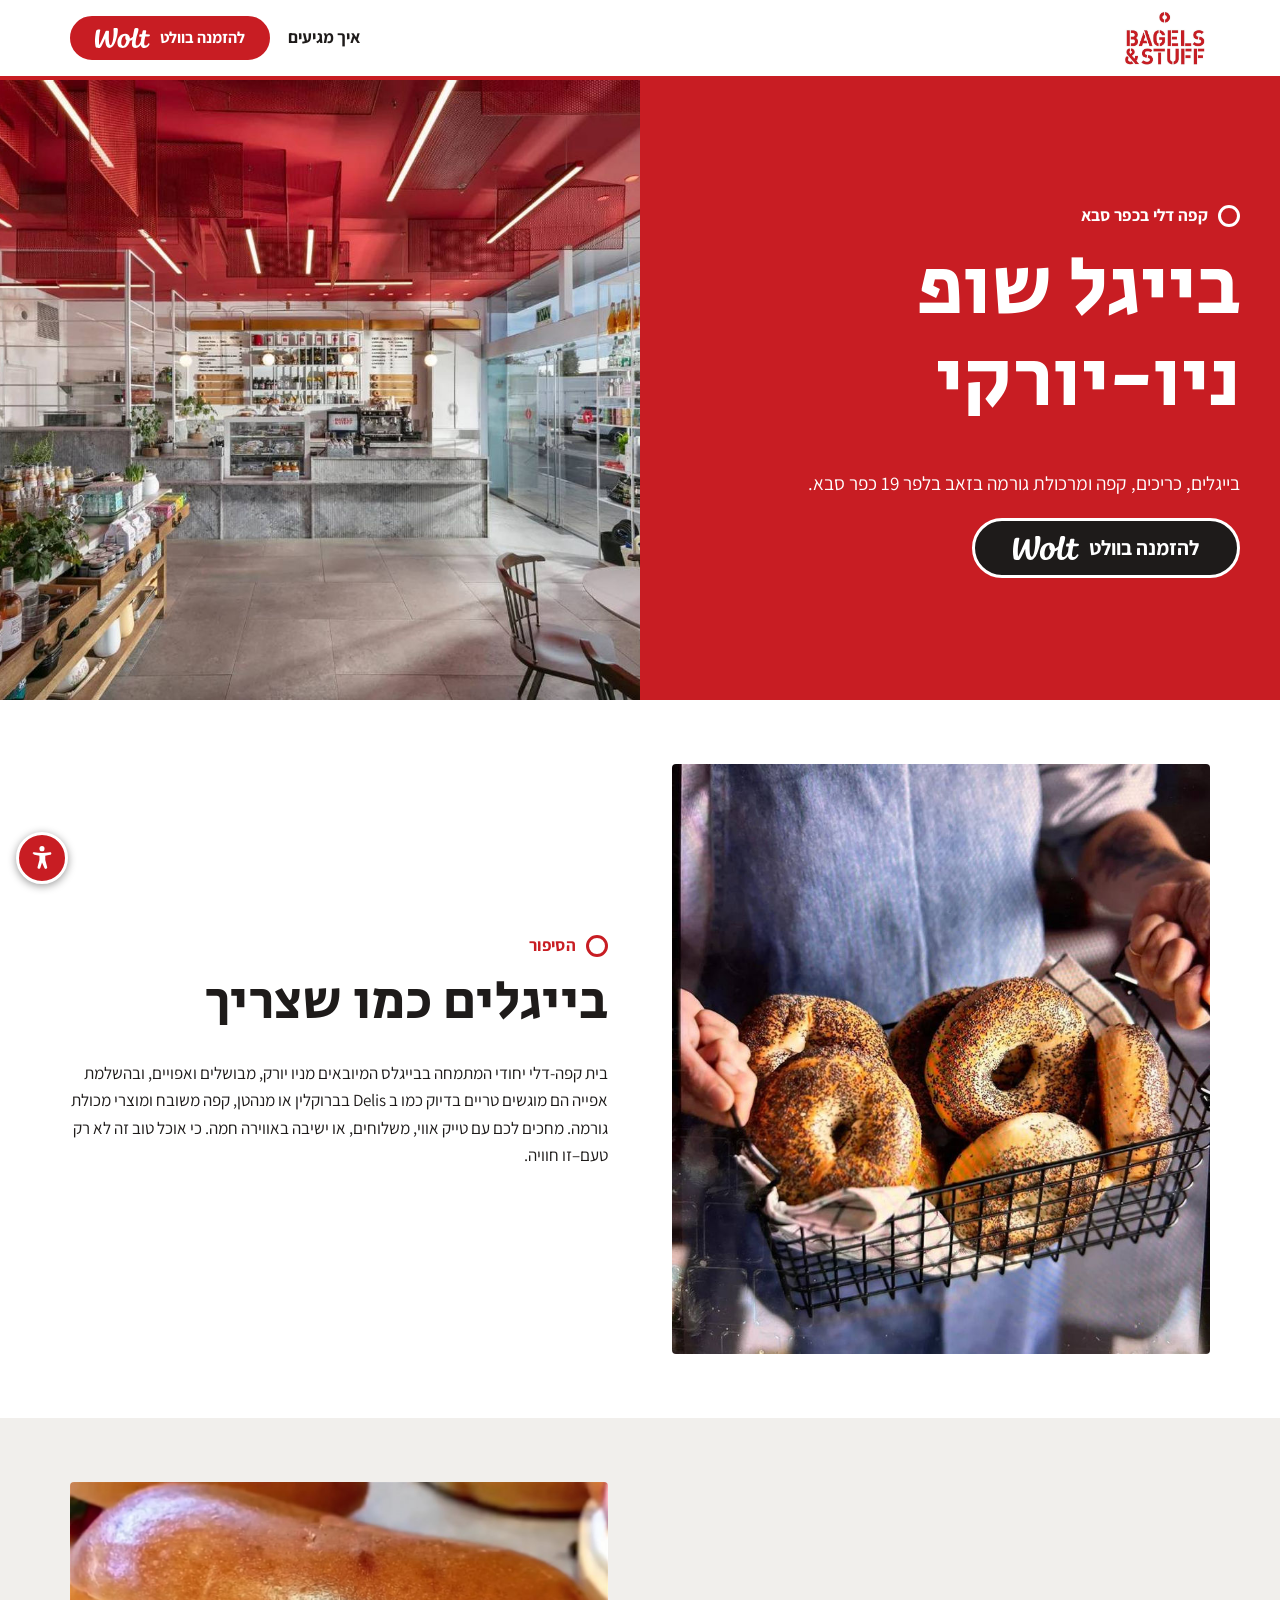
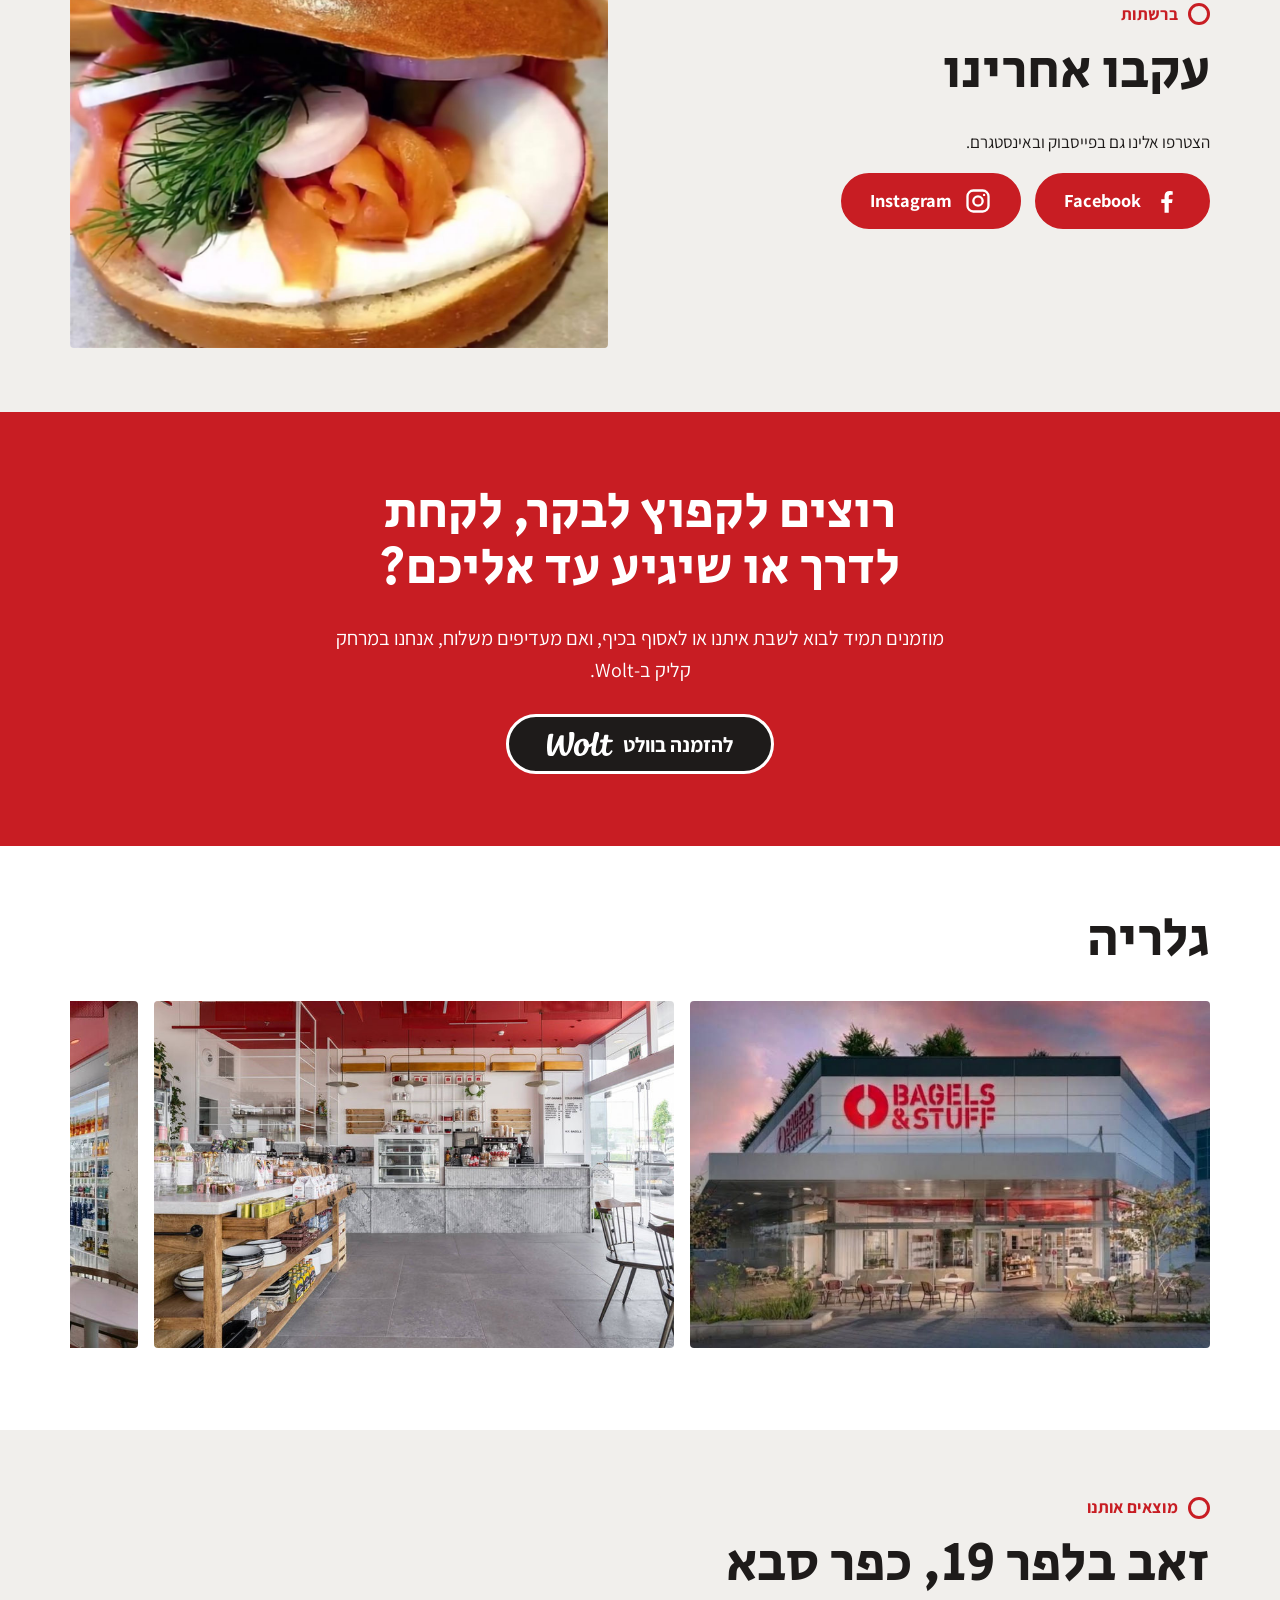
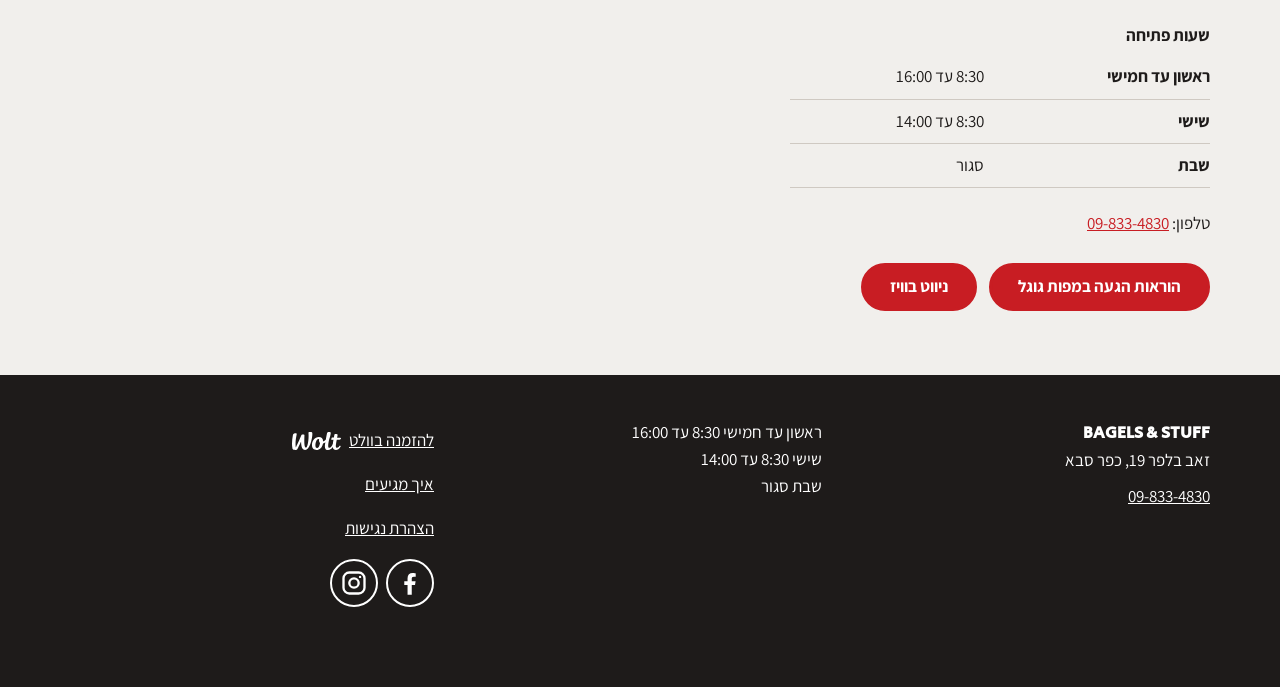
<file: index.html>
<!doctype html>
<html lang="he" dir="rtl">
<head>
  <meta charset="UTF-8" />
  <meta name="viewport" content="width=device-width, initial-scale=1.0" />
  <title>בייגלס אנד סטאף | Bagels & Stuff | בייגל ניו-יורקי אמיתי</title>
  <meta name="description" content="בייגלס אנד סטאף: בתי קפה ודלי בכפר סבא עם בייגלים בסגנון ניו יורק, כריכים ומרכולת גורמה. אפשר להזמין בוולט." />
  <link rel="canonical" href="https://bagelsnstuff.com/" />
  <meta property="og:type" content="website" />
  <meta property="og:locale" content="he_IL" />
  <meta property="og:site_name" content="Bagels & Stuff" />
  <meta property="og:title" content="בייגלס אנד סטאף | Bagels & Stuff | בייגל ניו-יורקי אמיתי" />
  <meta property="og:description" content="בייגלס אנד סטאף: בתי קפה ודלי בכפר סבא עם בייגלים בסגנון ניו יורק, כריכים ומרכולת גורמה. אפשר להזמין בוולט." />
  <meta property="og:url" content="https://bagelsnstuff.com/" />
  <meta property="og:image" content="https://bagelsnstuff.com/images/social-sandwich.jpg" />
  <meta name="twitter:card" content="summary_large_image" />
  <script type="application/ld+json">
  {
    "@context": "https://schema.org",
    "@type": "Restaurant",
    "name": "Bagels & Stuff",
    "alternateName": "בייגלס אנד סטאף",
    "url": "https://bagelsnstuff.com/",
    "image": ["https://bagelsnstuff.com/images/storefront.jpg", "https://bagelsnstuff.com/images/social-sandwich.jpg"],
    "logo": "https://bagelsnstuff.com/images/logo.jpg",
    "description": "בית קפה-דלי בכפר סבא עם בייגלים בסגנון ניו יורק, כריכים, קפה ומרכולת גורמה.",
    "servesCuisine": ["Bagels", "Sandwiches", "Deli"],
    "telephone": "+972-9-833-4830",
    "address": {
      "@type": "PostalAddress",
      "streetAddress": "זאב בלפר 19",
      "addressLocality": "כפר סבא",
      "addressCountry": "IL"
    },
    "geo": { "@type": "GeoCoordinates", "latitude": 32.186804, "longitude": 34.95209 },
    "openingHoursSpecification": [
      { "@type": "OpeningHoursSpecification", "dayOfWeek": ["Sunday", "Monday", "Tuesday", "Wednesday", "Thursday"], "opens": "08:30", "closes": "16:00" },
      { "@type": "OpeningHoursSpecification", "dayOfWeek": "Friday", "opens": "08:30", "closes": "14:00" }
    ],
    "hasMenu": "https://wolt.com/he/isr/hasharon/restaurant/bagels-stuff",
    "sameAs": [
      "https://www.facebook.com/p/BagelsStuff-61573968780798/",
      "https://www.instagram.com/bagelsandstuff/"
    ]
  }
  </script>
  <link rel="icon" href="/favicon.ico" sizes="48x48" />
  <link rel="icon" href="/favicon.png" type="image/png" sizes="192x192" />
  <link rel="apple-touch-icon" href="/apple-touch-icon.png" />
  <link rel="preconnect" href="https://fonts.googleapis.com" />
  <link rel="preconnect" href="https://fonts.gstatic.com" crossorigin />
  <link href="https://fonts.googleapis.com/css2?family=Assistant:wght@400;700&family=Secular+One&display=swap" rel="stylesheet" />
  <link rel="stylesheet" href="css/style.css" />
</head>
<body>
  <a class="skip" href="#main">דילוג לתוכן</a>
  <header class="site">
    <div class="wrap">
      <a class="logo" href="/"><img src="images/logo.jpg" alt="Bagels & Stuff" width="89" height="60" /></a>
      <nav class="main" aria-label="ניווט ראשי">
        <a class="find-link" href="/#find-us">איך מגיעים</a>
        <a class="btn wolt-btn" href="https://wolt.com/he/isr/hasharon/restaurant/bagels-stuff?srsltid=AYCX9vJbxuy0g0AAinMG0zF_JC5SHI1Tomp0-dw63KKNC0DbMYgT1cc4" target="_blank" rel="noopener noreferrer">להזמנה בוולט<img class="wolt-logo" src="images/wolt-logo.svg" alt="" aria-hidden="true" /><span class="sr"> (נפתח בלשונית חדשה)</span></a>
      </nav>
    </div>
  </header>
  <main id="main">
  <section class="hero" style="padding:0">
    <div class="hero-text"><div class="in">
      <span class="eyebrow">קפה דלי בכפר סבא</span>
      <h1>בייגל שופ <span style="white-space:nowrap">ניו-יורקי</span></h1>
      <p>בייגלים, כריכים, קפה ומרכולת גורמה בזאב בלפר 19 כפר סבא.</p>
      <a class="btn wolt-dark big" href="https://wolt.com/he/isr/hasharon/restaurant/bagels-stuff?srsltid=AYCX9vJbxuy0g0AAinMG0zF_JC5SHI1Tomp0-dw63KKNC0DbMYgT1cc4" target="_blank" rel="noopener noreferrer">להזמנה בוולט<img class="wolt-logo" src="images/wolt-logo.svg" alt="" aria-hidden="true" /><span class="sr"> (נפתח בלשונית חדשה)</span></a>
    </div></div>
    <div class="hero-img"><img src="images/hero-ceiling.jpg" alt="החלל של Bagels & Stuff עם תקרה אדומה מרשת, דלפק אבן אפורה ומדפי מרכולת" width="1100" height="900" fetchpriority="high" /></div>
  </section>

  <section>
    <div class="wrap split">
      <img style="--ar:800/877" src="images/story-apron.jpg" alt="אדם בסינר ג'ינס מחזיק סלסלה עם בייגלים עם פרג" width="800" height="877" loading="lazy" />
      <div>
        <span class="eyebrow" style="color:var(--red)">הסיפור</span>
        <h2>בייגלים כמו שצריך</h2>
        <p>בית קפה-דלי יחודי המתמחה בבייגלס המיובאים מניו יורק, מבושלים ואפויים, ובהשלמת אפייה הם מוגשים טריים בדיוק כמו ב <span lang="en" dir="ltr">Delis</span> בברוקלין או מנהטן, קפה משובח ומוצרי מכולת גורמה. מחכים לכם עם טייק אווי, משלוחים, או ישיבה באווירה חמה. כי אוכל טוב זה לא רק טעם–זו חוויה.</p>
      </div>
    </div>
  </section>

  <section class="stone">
    <div class="wrap split">
      <div>
        <span class="eyebrow" style="color:var(--red)">ברשתות</span>
        <h2>עקבו אחרינו</h2>
        <p>הצטרפו אלינו גם בפייסבוק ובאינסטגרם.</p>
        <div class="social-cards">
          <a class="social-card" href="https://www.facebook.com/p/BagelsStuff-61573968780798/" target="_blank" rel="noopener noreferrer"><svg viewBox="0 0 24 24" width="28" height="28" fill="currentColor" aria-hidden="true" focusable="false"><path d="M13.5 22v-8.2h2.8l.5-3.3h-3.3V8.4c0-.9.4-1.7 1.8-1.7h1.6V3.8S15.6 3.5 14.3 3.5c-2.7 0-4.4 1.6-4.4 4.5v2.5H7.1v3.3h2.8V22z"/></svg><span lang="en" dir="ltr">Facebook</span><span class="sr"> של <span lang="en" dir="ltr">Bagels & Stuff</span> (נפתח בלשונית חדשה)</span></a>
          <a class="social-card" href="https://www.instagram.com/bagelsandstuff/" target="_blank" rel="noopener noreferrer"><svg viewBox="0 0 24 24" width="28" height="28" fill="none" stroke="currentColor" stroke-width="2" aria-hidden="true" focusable="false"><rect x="3" y="3" width="18" height="18" rx="5"/><circle cx="12" cy="12" r="4"/><circle cx="17.2" cy="6.8" r="1" fill="currentColor" stroke="none"/></svg><span lang="en" dir="ltr">Instagram</span><span class="sr"> של <span lang="en" dir="ltr">Bagels & Stuff</span> (נפתח בלשונית חדשה)</span></a>
        </div>
      </div>
      <img style="--ar:1200/1040" src="images/social-salmon-bagel.jpg" alt="בייגל עם גבינת שמנת, סלמון מעושן, צנונית, בצל סגול ושמיר" width="1200" height="1040" loading="lazy" />
    </div>
  </section>

  <section class="red order" aria-labelledby="order-h">
    <div class="wrap">
      <h2 id="order-h">רוצים לקפוץ לבקר, לקחת לדרך או שיגיע עד אליכם?</h2>
      <p>מוזמנים תמיד לבוא לשבת איתנו או לאסוף בכיף, ואם מעדיפים משלוח, אנחנו במרחק קליק ב-<span lang="en" dir="ltr">Wolt</span>.</p>
      <a class="btn wolt-dark big" href="https://wolt.com/he/isr/hasharon/restaurant/bagels-stuff?srsltid=AYCX9vJbxuy0g0AAinMG0zF_JC5SHI1Tomp0-dw63KKNC0DbMYgT1cc4" target="_blank" rel="noopener noreferrer">להזמנה בוולט<img class="wolt-logo" src="images/wolt-logo.svg" alt="" aria-hidden="true" /><span class="sr"> (נפתח בלשונית חדשה)</span></a>
    </div>
  </section>

  <section>
    <div class="wrap">
      <h2>גלריה</h2>
      <div class="gallery" role="region" aria-label="גלריית תמונות, אפשר לגלול הצידה" tabindex="0">
        <figure><img src="images/gallery-storefront-dusk.jpg" alt="חזית Bagels & Stuff בשעת שקיעה, עם שלט אדום מואר, פינת ישיבה בחוץ וחלל המרכולת בפנים" width="912" height="608" loading="lazy" /></figure>
        <figure><img src="images/gallery-shop.jpg" alt="הדלפק, מדף העץ עם מוצרי מרכולת ותקרה אדומה" width="800" height="540" loading="lazy" /></figure>
        <figure><img src="images/gallery-ceiling.jpg" alt="רחבת הישיבה מול דלפק האבן, תחת תקרת רשת אדומה" width="800" height="540" loading="lazy" /></figure>
        <figure><img src="images/gallery-sandwich.jpg" alt="שני כריכים בסלסלה אדומה" width="800" height="540" loading="lazy" /></figure>
        <figure><img src="images/gallery-apron.jpg" alt="סלסלת בייגלים עם פרג" width="800" height="540" loading="lazy" /></figure>
        <figure><img src="images/gallery-croissant.jpg" alt="קרואסון על נייר אפייה עם הלוגו של Bagels & Stuff, לצד כוס קפה לאטה" width="1000" height="667" loading="lazy" /></figure>
        <figure><img src="images/gallery-pain-au-chocolat.jpg" alt="פן או שוקולד על נייר אפייה עם הלוגו של Bagels & Stuff, לצד כוס קפה לאטה" width="1000" height="667" loading="lazy" /></figure>
        <figure><img src="images/gallery-pastry-tray.jpg" alt="מגש עם קרואסונים, חלקם עם שקדים, מוכנים לאפייה" width="1000" height="667" loading="lazy" /></figure>
        <figure><img src="images/gallery-pastry-board.jpg" alt="קרואסונים, פן או רזן ופן או שוקולד על קרש עץ" width="1000" height="667" loading="lazy" /></figure>
        <figure><img src="images/gallery-baguettes.jpg" alt="אריזת שש בגטים צרפתיים קפואים, אפויים חלקית" width="1000" height="667" loading="lazy" /></figure>
        <figure><img src="images/gallery-filo.jpg" alt="אריזת דפי בצק פילו איכותיים, 450 גרם" width="1000" height="667" loading="lazy" /></figure>
      </div>
    </div>
  </section>

  <section class="stone" id="find-us" aria-labelledby="find-us-h">
    <div class="wrap info">
      <div>
        <span class="eyebrow" style="color:var(--red)">מוצאים אותנו</span>
        <h2 id="find-us-h" tabindex="-1">זאב בלפר 19, כפר סבא</h2>
        <table class="hours"><caption style="text-align:start;font-weight:700;padding-bottom:6px">שעות פתיחה</caption>
        <tbody>
        <tr><th scope="row">ראשון עד חמישי</th><td>8:30 עד 16:00</td></tr>
        <tr><th scope="row">שישי</th><td>8:30 עד 14:00</td></tr>
        <tr><th scope="row">שבת</th><td>סגור</td></tr></tbody></table>
        <p style="margin-top:14px">טלפון: <a href="tel:+97298334830" dir="ltr">09-833-4830</a></p>
        <div class="btn-row">
          <a class="btn" href="https://maps.app.goo.gl/VRHsjM7MZa8qWtAw6" target="_blank" rel="noopener noreferrer">הוראות הגעה במפות גוגל <span class="sr">(נפתח בלשונית חדשה)</span></a>
          <a class="btn" href="https://waze.com/ul?ll=32.186804%2C34.95209&navigate=yes" target="_blank" rel="noopener noreferrer">ניווט בוויז <span class="sr">(נפתח בלשונית חדשה)</span></a>
        </div>
      </div>
      <iframe tabindex="-1" class="map" title="מפת Google: Bagels & Stuff, זאב בלפר 19, כפר סבא" src="https://www.google.com/maps?q=Bagels%20%26%20Stuff%2C%20%D7%96%D7%90%D7%91%20%D7%91%D7%9C%D7%A4%D7%A8%2019%2C%20%D7%9B%D7%A4%D7%A8%20%D7%A1%D7%91%D7%90&hl=he&z=17&output=embed" loading="lazy" referrerpolicy="no-referrer-when-downgrade"></iframe>
    </div>
  </section>
  </main>
  <footer class="site">
    <div class="wrap cols">
      <div><strong lang="en" style="font-family:'Secular One'">BAGELS &amp; STUFF</strong><br/>זאב בלפר 19, כפר סבא<br/><a href="tel:+97298334830" dir="ltr">09-833-4830</a></div>
      <div>ראשון עד חמישי 8:30 עד 16:00<br/>שישי 8:30 עד 14:00<br/>שבת סגור</div>
      <div><a href="https://wolt.com/he/isr/hasharon/restaurant/bagels-stuff?srsltid=AYCX9vJbxuy0g0AAinMG0zF_JC5SHI1Tomp0-dw63KKNC0DbMYgT1cc4" target="_blank" rel="noopener noreferrer">להזמנה בוולט<img class="wolt-logo" src="images/wolt-logo.svg" alt="" aria-hidden="true" /><span class="sr"> (נפתח בלשונית חדשה)</span></a><br/><a href="#find-us">איך מגיעים</a><br/><a href="accessibility.html">הצהרת נגישות</a>
        <div class="social-links"><a href="https://www.facebook.com/p/BagelsStuff-61573968780798/" target="_blank" rel="noopener noreferrer" aria-label="פייסבוק של Bagels & Stuff (נפתח בלשונית חדשה)"><svg viewBox="0 0 24 24" width="28" height="28" fill="currentColor" aria-hidden="true" focusable="false"><path d="M13.5 22v-8.2h2.8l.5-3.3h-3.3V8.4c0-.9.4-1.7 1.8-1.7h1.6V3.8S15.6 3.5 14.3 3.5c-2.7 0-4.4 1.6-4.4 4.5v2.5H7.1v3.3h2.8V22z"/></svg></a><a href="https://www.instagram.com/bagelsandstuff/" target="_blank" rel="noopener noreferrer" aria-label="אינסטגרם של Bagels & Stuff (נפתח בלשונית חדשה)"><svg viewBox="0 0 24 24" width="28" height="28" fill="none" stroke="currentColor" stroke-width="2" aria-hidden="true" focusable="false"><rect x="3" y="3" width="18" height="18" rx="5"/><circle cx="12" cy="12" r="4"/><circle cx="17.2" cy="6.8" r="1" fill="currentColor" stroke="none"/></svg></a></div></div>
    </div>
  </footer>
<div id="a11y-root">
  <button id="a11y-btn" type="button" aria-expanded="false" aria-controls="a11y-panel" aria-label="תפריט נגישות">
    <svg viewBox="0 0 24 24" aria-hidden="true" focusable="false"><circle cx="12" cy="4" r="2.2"/><path d="M4 8.2c0-.7.6-1.2 1.2-1.1 2.2.4 4.4.6 6.8.6s4.6-.2 6.8-.6c.7-.1 1.2.4 1.2 1.1 0 .6-.4 1-1 1.1l-4.2.8v3.6l1.6 6.1c.2.7-.2 1.4-.9 1.5-.6.2-1.3-.2-1.5-.9L12 15.8l-1.4 4.6c-.2.7-.9 1.1-1.5.9-.7-.1-1.1-.8-.9-1.5l1.6-6.1V10l-4.2-.8c-.6-.1-1.1-.5-1.1-1z"/></svg>
  </button>
  <div id="a11y-panel" role="dialog" aria-labelledby="a11y-title" hidden>
    <h2 id="a11y-title">תפריט נגישות</h2>
    <div class="row2">
      <button type="button" class="opt" data-act="inc">הגדלת טקסט</button>
      <button type="button" class="opt" data-act="dec">הקטנת טקסט</button>
    </div>
    <div class="grid" style="margin-top:8px">
      <button type="button" class="opt" data-tog="contrast" aria-pressed="false">ניגודיות גבוהה</button>
      <button type="button" class="opt" data-tog="gray" aria-pressed="false">גווני אפור</button>
      <button type="button" class="opt" data-tog="light" aria-pressed="false">רקע בהיר</button>
      <button type="button" class="opt" data-tog="links" aria-pressed="false">הדגשת קישורים</button>
      <button type="button" class="opt" data-tog="font" aria-pressed="false">גופן קריא</button>
      <button type="button" class="opt" data-tog="still" aria-pressed="false">עצירת אנימציות</button>
      <button type="button" class="opt" data-tog="cursor" aria-pressed="false">סמן גדול</button>
    </div>
    <button type="button" class="opt reset" data-act="reset">איפוס כל ההגדרות</button>
    <a href="accessibility.html">הצהרת נגישות</a>
    <p id="a11y-status" role="status" aria-live="polite"></p>
  </div>
</div>
  <script src="js/main.js"></script>
</body>
</html>
</file>
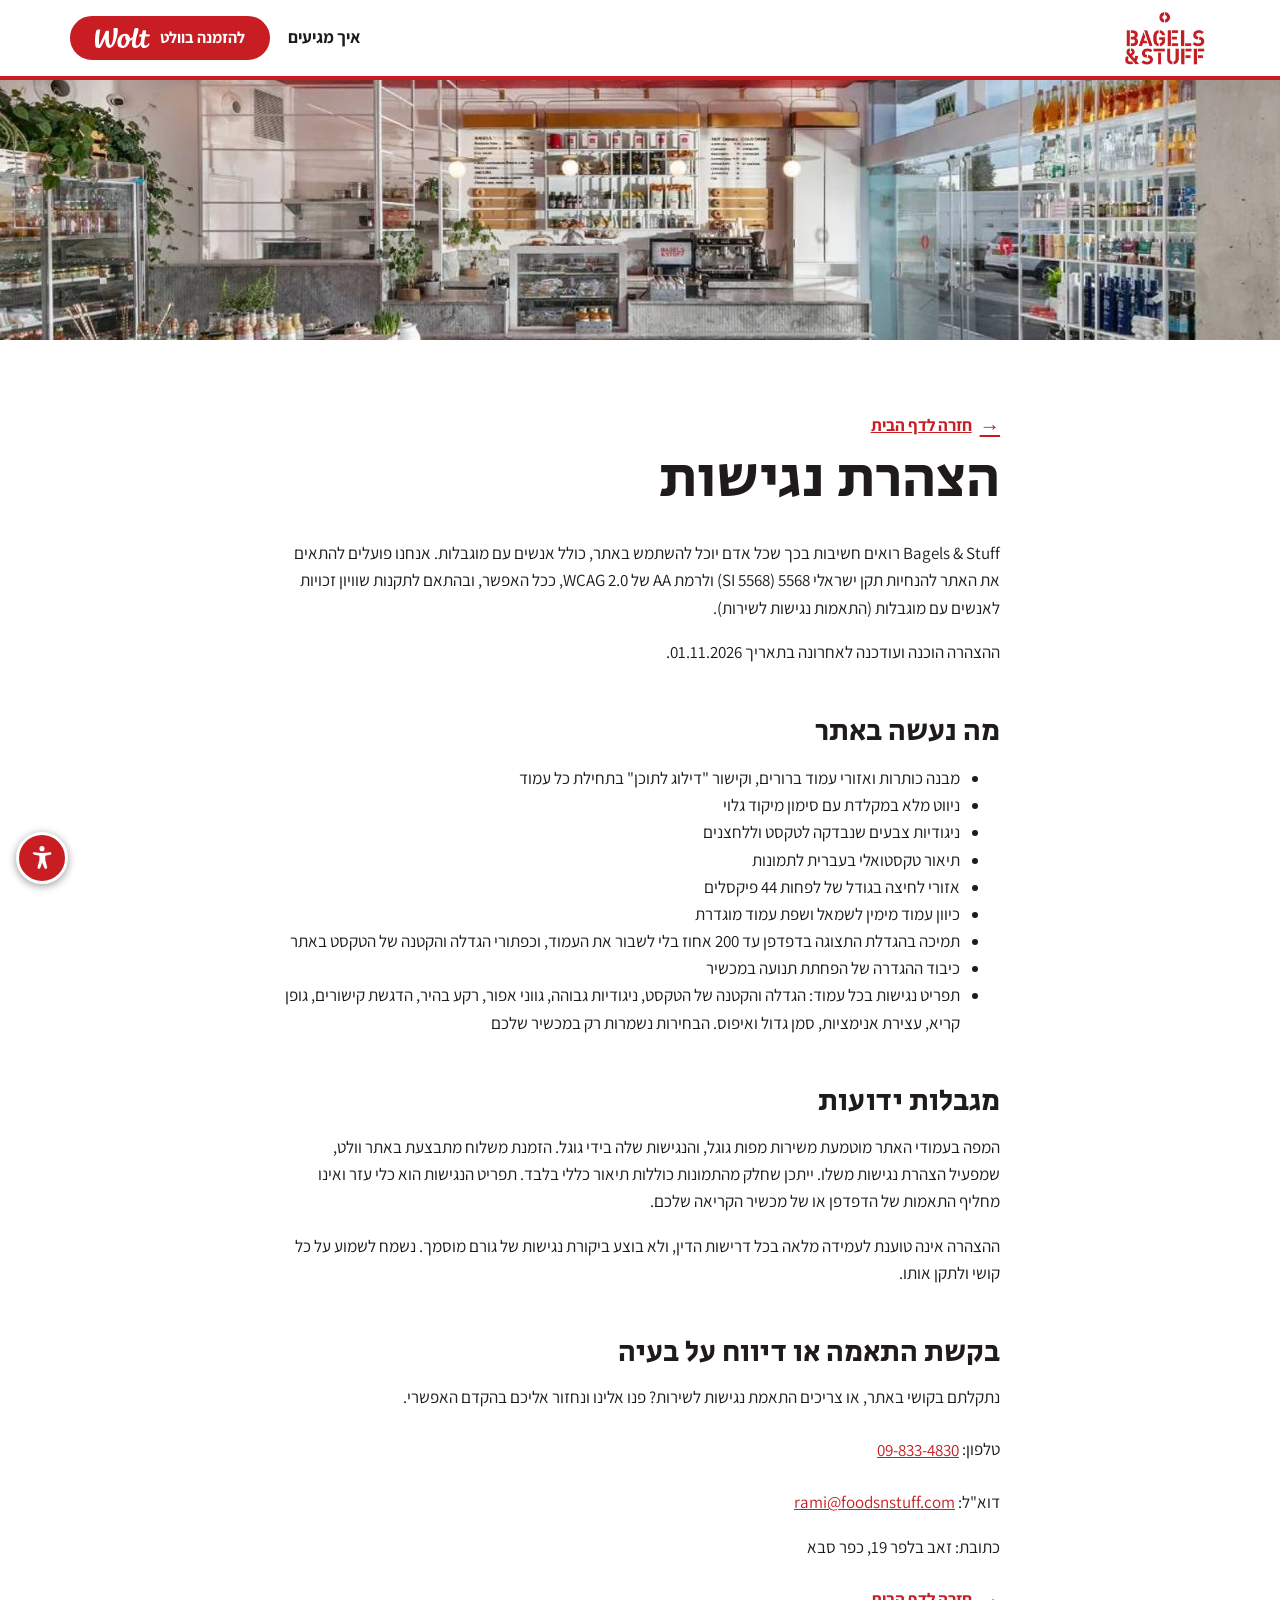
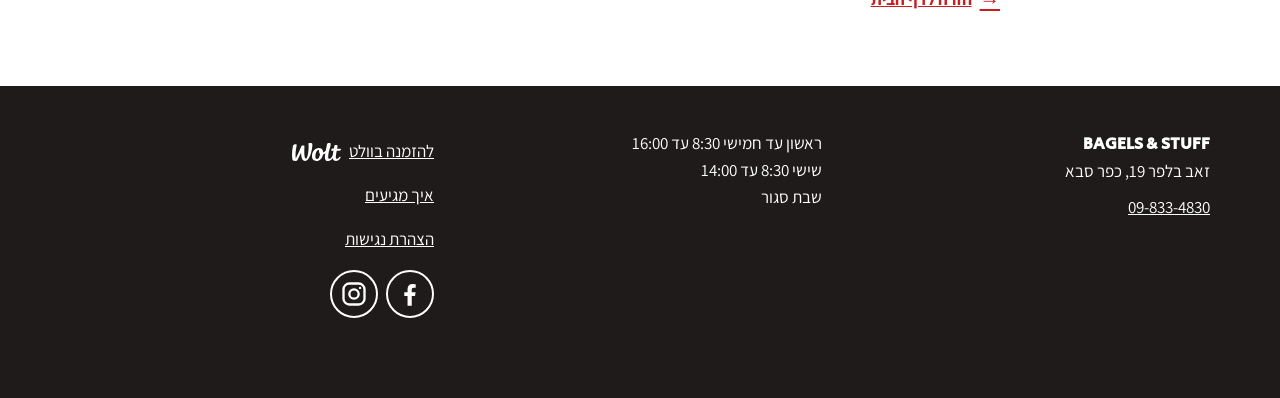
<file: accessibility.html>
<!doctype html>
<html lang="he" dir="rtl">
<head>
  <meta charset="UTF-8" />
  <meta name="viewport" content="width=device-width, initial-scale=1.0" />
  <title>הצהרת נגישות | Bagels & Stuff</title>
  <meta name="description" content="הצהרת הנגישות של אתר Bagels & Stuff: מה נעשה, מגבלות ידועות ואיך לפנות בנושא נגישות." />
  <link rel="canonical" href="https://bagelsnstuff.com/accessibility.html" />
  <meta property="og:type" content="website" />
  <meta property="og:locale" content="he_IL" />
  <meta property="og:site_name" content="Bagels & Stuff" />
  <meta property="og:title" content="הצהרת נגישות | Bagels & Stuff" />
  <meta property="og:description" content="הצהרת הנגישות של אתר Bagels & Stuff: מה נעשה, מגבלות ידועות ואיך לפנות בנושא נגישות." />
  <meta property="og:url" content="https://bagelsnstuff.com/accessibility.html" />
  <meta property="og:image" content="https://bagelsnstuff.com/images/social-sandwich.jpg" />
  <link rel="icon" href="/favicon.ico" sizes="48x48" />
  <link rel="icon" href="/favicon.png" type="image/png" sizes="192x192" />
  <link rel="apple-touch-icon" href="/apple-touch-icon.png" />
  <link rel="preconnect" href="https://fonts.googleapis.com" />
  <link rel="preconnect" href="https://fonts.gstatic.com" crossorigin />
  <link href="https://fonts.googleapis.com/css2?family=Assistant:wght@400;700&family=Secular+One&display=swap" rel="stylesheet" />
  <link rel="stylesheet" href="css/style.css" />
</head>
<body>
  <a class="skip" href="#main">דילוג לתוכן</a>
  <header class="site">
    <div class="wrap">
      <a class="logo" href="/"><img src="images/logo.jpg" alt="Bagels & Stuff" width="89" height="60" /></a>
      <nav class="main" aria-label="ניווט ראשי">
        <a class="find-link" href="/#find-us">איך מגיעים</a>
        <a class="btn wolt-btn" href="https://wolt.com/he/isr/hasharon/restaurant/bagels-stuff?srsltid=AYCX9vJbxuy0g0AAinMG0zF_JC5SHI1Tomp0-dw63KKNC0DbMYgT1cc4" target="_blank" rel="noopener noreferrer">להזמנה בוולט<img class="wolt-logo" src="images/wolt-logo.svg" alt="" aria-hidden="true" /><span class="sr"> (נפתח בלשונית חדשה)</span></a>
      </nav>
    </div>
  </header>
  <main id="main">

  <div style="max-height:260px;overflow:hidden"><img src="images/banner-ceiling.jpg" alt="תקרת הרשת האדומה בחלל של Bagels & Stuff" width="1600" height="400" style="width:100%;height:260px;object-fit:cover" /></div>
  <section><div class="wrap text-page">
    <a class="back-link" href="/"><span aria-hidden="true">→</span>חזרה לדף הבית</a>
    <h1 style="font-size:clamp(2.2rem,7vw,3.6rem)">הצהרת נגישות</h1>
    <p><span lang="en" dir="ltr">Bagels &amp; Stuff</span> רואים חשיבות בכך שכל אדם יוכל להשתמש באתר, כולל אנשים עם מוגבלות. אנחנו פועלים להתאים את האתר להנחיות תקן ישראלי 5568 (<span lang="en" dir="ltr">SI 5568</span>) ולרמת <span lang="en" dir="ltr">AA</span> של <span lang="en" dir="ltr">WCAG 2.0</span>, ככל האפשר, ובהתאם לתקנות שוויון זכויות לאנשים עם מוגבלות (התאמות נגישות לשירות).</p>
    <p>ההצהרה הוכנה ועודכנה לאחרונה בתאריך 01.11.2026.</p>
    <h2>מה נעשה באתר</h2>
    <ul>
      <li>מבנה כותרות ואזורי עמוד ברורים, וקישור "דילוג לתוכן" בתחילת כל עמוד</li>
      <li>ניווט מלא במקלדת עם סימון מיקוד גלוי</li>
      <li>ניגודיות צבעים שנבדקה לטקסט וללחצנים</li>
      <li>תיאור טקסטואלי בעברית לתמונות</li>
      <li>אזורי לחיצה בגודל של לפחות 44 פיקסלים</li>
      <li>כיוון עמוד מימין לשמאל ושפת עמוד מוגדרת</li>
      <li>תמיכה בהגדלת התצוגה בדפדפן עד 200 אחוז בלי לשבור את העמוד, וכפתורי הגדלה והקטנה של הטקסט באתר</li>
      <li>כיבוד ההגדרה של הפחתת תנועה במכשיר</li>
      <li>תפריט נגישות בכל עמוד: הגדלה והקטנה של הטקסט, ניגודיות גבוהה, גווני אפור, רקע בהיר, הדגשת קישורים, גופן קריא, עצירת אנימציות, סמן גדול ואיפוס. הבחירות נשמרות רק במכשיר שלכם</li>
    </ul>
    <h2>מגבלות ידועות</h2>
    <p>המפה בעמודי האתר מוטמעת משירות מפות גוגל, והנגישות שלה בידי גוגל. הזמנת משלוח מתבצעת באתר וולט, שמפעיל הצהרת נגישות משלו. ייתכן שחלק מהתמונות כוללות תיאור כללי בלבד. תפריט הנגישות הוא כלי עזר ואינו מחליף התאמות של הדפדפן או של מכשיר הקריאה שלכם.</p>
    <p>ההצהרה אינה טוענת לעמידה מלאה בכל דרישות הדין, ולא בוצע ביקורת נגישות של גורם מוסמך. נשמח לשמוע על כל קושי ולתקן אותו.</p>
    <h2>בקשת התאמה או דיווח על בעיה</h2>
    <p>נתקלתם בקושי באתר, או צריכים התאמת נגישות לשירות? פנו אלינו ונחזור אליכם בהקדם האפשרי.</p>
    <p>טלפון: <a href="tel:+97298334830" dir="ltr">09-833-4830</a></p>
    <p>דוא"ל: <a href="mailto:rami@foodsnstuff.com" lang="en" dir="ltr">rami@foodsnstuff.com</a></p>
    <p>כתובת: זאב בלפר 19, כפר סבא</p>
    <a class="back-link" href="/"><span aria-hidden="true">→</span>חזרה לדף הבית</a>
  </div></section>
  </main>
  <footer class="site">
    <div class="wrap cols">
      <div><strong lang="en" style="font-family:'Secular One'">BAGELS &amp; STUFF</strong><br/>זאב בלפר 19, כפר סבא<br/><a href="tel:+97298334830" dir="ltr">09-833-4830</a></div>
      <div>ראשון עד חמישי 8:30 עד 16:00<br/>שישי 8:30 עד 14:00<br/>שבת סגור</div>
      <div><a href="https://wolt.com/he/isr/hasharon/restaurant/bagels-stuff?srsltid=AYCX9vJbxuy0g0AAinMG0zF_JC5SHI1Tomp0-dw63KKNC0DbMYgT1cc4" target="_blank" rel="noopener noreferrer">להזמנה בוולט<img class="wolt-logo" src="images/wolt-logo.svg" alt="" aria-hidden="true" /><span class="sr"> (נפתח בלשונית חדשה)</span></a><br/><a href="/#find-us">איך מגיעים</a><br/><a href="accessibility.html">הצהרת נגישות</a>
        <div class="social-links"><a href="https://www.facebook.com/p/BagelsStuff-61573968780798/" target="_blank" rel="noopener noreferrer" aria-label="פייסבוק של Bagels & Stuff (נפתח בלשונית חדשה)"><svg viewBox="0 0 24 24" width="28" height="28" fill="currentColor" aria-hidden="true" focusable="false"><path d="M13.5 22v-8.2h2.8l.5-3.3h-3.3V8.4c0-.9.4-1.7 1.8-1.7h1.6V3.8S15.6 3.5 14.3 3.5c-2.7 0-4.4 1.6-4.4 4.5v2.5H7.1v3.3h2.8V22z"/></svg></a><a href="https://www.instagram.com/bagelsandstuff/" target="_blank" rel="noopener noreferrer" aria-label="אינסטגרם של Bagels & Stuff (נפתח בלשונית חדשה)"><svg viewBox="0 0 24 24" width="28" height="28" fill="none" stroke="currentColor" stroke-width="2" aria-hidden="true" focusable="false"><rect x="3" y="3" width="18" height="18" rx="5"/><circle cx="12" cy="12" r="4"/><circle cx="17.2" cy="6.8" r="1" fill="currentColor" stroke="none"/></svg></a></div></div>
    </div>
  </footer>
<div id="a11y-root">
  <button id="a11y-btn" type="button" aria-expanded="false" aria-controls="a11y-panel" aria-label="תפריט נגישות">
    <svg viewBox="0 0 24 24" aria-hidden="true" focusable="false"><circle cx="12" cy="4" r="2.2"/><path d="M4 8.2c0-.7.6-1.2 1.2-1.1 2.2.4 4.4.6 6.8.6s4.6-.2 6.8-.6c.7-.1 1.2.4 1.2 1.1 0 .6-.4 1-1 1.1l-4.2.8v3.6l1.6 6.1c.2.7-.2 1.4-.9 1.5-.6.2-1.3-.2-1.5-.9L12 15.8l-1.4 4.6c-.2.7-.9 1.1-1.5.9-.7-.1-1.1-.8-.9-1.5l1.6-6.1V10l-4.2-.8c-.6-.1-1.1-.5-1.1-1z"/></svg>
  </button>
  <div id="a11y-panel" role="dialog" aria-labelledby="a11y-title" hidden>
    <h2 id="a11y-title">תפריט נגישות</h2>
    <div class="row2">
      <button type="button" class="opt" data-act="inc">הגדלת טקסט</button>
      <button type="button" class="opt" data-act="dec">הקטנת טקסט</button>
    </div>
    <div class="grid" style="margin-top:8px">
      <button type="button" class="opt" data-tog="contrast" aria-pressed="false">ניגודיות גבוהה</button>
      <button type="button" class="opt" data-tog="gray" aria-pressed="false">גווני אפור</button>
      <button type="button" class="opt" data-tog="light" aria-pressed="false">רקע בהיר</button>
      <button type="button" class="opt" data-tog="links" aria-pressed="false">הדגשת קישורים</button>
      <button type="button" class="opt" data-tog="font" aria-pressed="false">גופן קריא</button>
      <button type="button" class="opt" data-tog="still" aria-pressed="false">עצירת אנימציות</button>
      <button type="button" class="opt" data-tog="cursor" aria-pressed="false">סמן גדול</button>
    </div>
    <button type="button" class="opt reset" data-act="reset">איפוס כל ההגדרות</button>
    <a href="accessibility.html">הצהרת נגישות</a>
    <p id="a11y-status" role="status" aria-live="polite"></p>
  </div>
</div>
  <script src="js/main.js"></script>
</body>
</html>
</file>
<file: css/style.css>
:root{--red:#C81D23;--ink:#1E1B1A;--stone:#F1EFEC;--wood:#8A5A2B;--brass:#9A6B00;--max:1180px}
*{box-sizing:border-box}
html{scroll-behavior:smooth}
body{margin:0;font-family:'Assistant',Arial,sans-serif;font-size:17px;line-height:1.6;color:var(--ink);background:#fff}
h1,h2,h3{font-family:'Secular One','Assistant',sans-serif;font-weight:400;line-height:1.1;margin:0 0 .5em}
h1{font-size:clamp(2.6rem,9vw,5.2rem)}
h2{font-size:clamp(2rem,6vw,3.4rem)}
h3{font-size:1.4rem}
p{margin:0 0 1em}
img{max-width:100%;display:block}
a{color:var(--red)}
a:focus-visible,button:focus-visible{outline:3px solid var(--ink);outline-offset:3px;box-shadow:0 0 0 6px #fff}
.red a:focus-visible,.hero-text a:focus-visible{outline-color:#fff;box-shadow:0 0 0 6px var(--ink)}
.skip{position:absolute;inset-inline-start:8px;top:-60px;background:var(--ink);color:#fff;padding:12px 18px;z-index:100;border-radius:6px}
.skip:focus{top:8px}
.wrap{max-width:var(--max);margin:0 auto;padding:0 20px}
header.site{background:#fff;border-bottom:4px solid var(--red);position:sticky;top:0;z-index:50}
header.site .wrap{display:flex;align-items:center;gap:14px;min-height:76px;flex-wrap:wrap;padding-block:6px}
.logo{display:block;line-height:0}
.logo img{height:60px;width:auto}
nav.main{display:flex;gap:6px;margin-inline-start:auto;align-items:center}
nav.main a{min-height:44px;display:inline-flex;align-items:center;padding:0 12px;text-decoration:none;color:var(--ink);font-weight:700}
nav.main a:hover{color:var(--red);text-decoration:underline}
.btn{display:inline-flex;align-items:center;justify-content:center;min-height:48px;padding:0 26px;border-radius:999px;background:var(--red);color:#fff;font-weight:700;font-size:1.05rem;text-decoration:none;border:3px solid var(--red);transition:background .2s,color .2s}
.btn:hover{background:#fff;color:var(--red)}
.btn.light{background:#fff;color:var(--red);border-color:#fff}
.btn.light:hover{background:var(--ink);color:#fff;border-color:var(--ink)}
.btn.big{min-height:60px;font-size:1.3rem;padding:0 38px}
.hero{display:grid;grid-template-columns:1fr}
.hero-text{background:var(--red);color:#fff;padding:48px 20px 56px;display:flex;flex-direction:column;justify-content:center}
.hero-text .in{max-width:560px;margin-inline:auto}
.hero-text p{font-size:1.2rem}
.hero-img{min-height:280px}
.hero-img img{width:100%;height:100%;object-fit:cover;min-height:280px}
@media(min-width:900px){.hero{grid-template-columns:1fr 1fr;min-height:620px}.hero-text{padding:60px 40px 60px 60px}}
.eyebrow{display:inline-flex;align-items:center;gap:10px;font-weight:700;letter-spacing:.02em;margin-bottom:14px}
.eyebrow::before{content:"";width:16px;height:16px;border-radius:50%;background:currentColor;box-shadow:inset 0 0 0 4px transparent;border:3px solid currentColor;background:transparent}
section{padding:64px 0}
.split{display:grid;gap:36px;align-items:center}
@media(min-width:900px){.split{grid-template-columns:1fr 1fr;gap:64px}}
.split img{width:100%;border-radius:4px}
.stone{background:var(--stone)}
.red{background:var(--red);color:#fff}
.red a{color:#fff}
.cats{list-style:none;padding:0;margin:20px 0 28px;display:flex;flex-wrap:wrap;gap:10px}
.cats li{background:#fff;border:3px solid var(--ink);border-radius:999px;padding:6px 18px;font-weight:700}
.order{text-align:center;padding:72px 0}
.order h2{font-size:clamp(1.9rem,6.2vw,3.2rem);max-width:760px;margin-inline:auto;text-wrap:balance;overflow-wrap:anywhere}
.order p{font-size:1.25rem;max-width:620px;margin-inline:auto 0;margin:0 auto 28px}
.gallery{display:flex;gap:16px;overflow-x:auto;scroll-snap-type:x mandatory;padding:4px 0 18px}
.gallery figure{margin:0;flex:0 0 min(86%,520px);scroll-snap-align:start}
.gallery img{width:100%;height:340px;object-fit:cover;border-radius:4px}

.info{display:grid;gap:28px}
@media(min-width:900px){.info{grid-template-columns:1fr 1.2fr;gap:56px}}
table.hours{border-collapse:collapse;width:100%;max-width:420px}
table.hours th,table.hours td{text-align:start;padding:8px 0;border-bottom:1px solid #cfc9c2}
.map{width:100%;height:380px;border:0;border-radius:4px;background:var(--stone)}
.small-img{max-width:260px;margin-top:20px}
footer.site{background:var(--ink);color:#fff;padding:44px 0 80px}
footer.site a{color:#fff;display:inline-flex;min-height:44px;align-items:center}
footer.site .cols{display:grid;gap:24px}
@media(min-width:800px){footer.site .cols{grid-template-columns:repeat(3,1fr)}}
.text-page{max-width:760px}
.text-page h2{font-size:1.9rem;margin-top:1.6em}
.back-link{display:inline-flex;align-items:center;gap:8px;min-height:44px;font-weight:700}
.back-link span{font-size:1.2em}
.todo{background:#FFF3C4;border:2px dashed var(--brass);padding:2px 8px;border-radius:4px}
@media(prefers-reduced-motion:reduce){*{transition:none!important;scroll-behavior:auto!important}}

.sr{position:absolute;width:1px;height:1px;overflow:hidden;clip:rect(0 0 0 0);white-space:nowrap}
body{overflow-x:hidden}
nav.main a.btn{color:#fff;padding:0 22px}
nav.main a.btn:hover{color:var(--red);text-decoration:none}
.skip{inset-inline-start:auto;right:8px}
a[href^="tel:"]{display:inline-flex;align-items:center;min-height:44px}
.todo{background:#fff;color:var(--ink);border:2px dashed var(--ink)}
.btn{position:relative}

.split img{height:auto;aspect-ratio:var(--ar,auto)}
.split img{object-fit:cover}
.hero-img img{height:100%}
.gallery img{height:auto;aspect-ratio:3/2;min-height:0}
.gallery figure{min-width:0}
.social-cards{display:flex;flex-wrap:wrap;gap:14px;margin-top:12px}
.social-card{display:inline-flex;align-items:center;gap:12px;min-height:56px;padding:0 26px;border-radius:999px;background:var(--red);color:#fff;font-weight:700;font-size:1.15rem;text-decoration:none;border:3px solid var(--red)}
.social-card:hover{background:#fff;color:var(--red)}
.social-links{display:flex;gap:8px;margin-top:8px}
footer.site .social-links a{width:48px;height:48px;justify-content:center;border:2px solid #fff;border-radius:50%}
footer.site .social-links a:hover{background:#fff;color:var(--ink)}
nav.main a.btn{white-space:nowrap;font-size:1rem}
@media(max-width:480px){nav.main a.btn{padding:0 12px}}
.wolt-logo{height:20px;width:auto;margin-inline-start:10px;flex:none;display:inline-block;vertical-align:middle}
.btn.big .wolt-logo{height:24px}
footer .wolt-logo{height:18px;margin-inline-start:8px}
.btn.wolt-btn:hover{background:var(--ink);border-color:var(--ink);color:#fff}
nav.main a.btn.wolt-btn:hover{color:#fff}
.btn.wolt-dark{background:var(--ink);color:#fff;border-color:#fff}
.btn.wolt-dark:hover{background:#000;color:#fff;border-color:#fff}
.btn-row{display:flex;flex-wrap:wrap;gap:12px;margin-top:6px}

#find-us{scroll-margin-top:90px}
header.site .wrap{flex-wrap:nowrap}
@media(max-width:480px){nav.main a.find-link{padding:0 6px;font-size:.9rem}nav.main a.wolt-btn{padding:0 10px;font-size:.9rem}.logo img{height:52px}header.site .wrap{gap:6px}}
#find-us-h:focus{outline:none}
#find-us-h:focus-visible{outline:3px solid var(--ink);outline-offset:4px}
nav.main a.find-link{white-space:nowrap}

/* Accessibility toolbar */
#a11y-root{position:fixed;left:16px;bottom:16px;z-index:90;font-family:'Assistant',Arial,sans-serif;font-size:16px;line-height:1.4;direction:rtl;text-align:right}
#a11y-btn{width:52px;height:52px;min-width:44px;min-height:44px;border-radius:50%;border:3px solid #fff;background:#C81D23;color:#fff;display:flex;align-items:center;justify-content:center;cursor:pointer;padding:0;box-shadow:0 2px 8px rgba(0,0,0,.4)}
#a11y-btn svg{width:28px;height:28px;fill:#fff}
#a11y-btn:focus-visible,#a11y-panel button:focus-visible,#a11y-panel a:focus-visible{outline:3px solid #1E1B1A;outline-offset:2px;box-shadow:0 0 0 6px #fff}
#a11y-panel{position:absolute;left:0;bottom:64px;width:min(320px,calc(100vw - 32px));max-height:calc(100vh - 110px);overflow:auto;background:#fff;color:#1E1B1A;border:3px solid #1E1B1A;border-radius:10px;padding:14px;box-shadow:0 4px 16px rgba(0,0,0,.4)}
#a11y-panel[hidden]{display:none}
#a11y-panel h2{font-family:'Assistant',Arial,sans-serif;font-size:1.2rem;font-weight:700;margin:0 0 10px;line-height:1.2}
#a11y-panel .grid{display:grid;grid-template-columns:1fr 1fr;gap:8px}
#a11y-panel button.opt{min-height:44px;padding:6px 8px;border:2px solid #1E1B1A;border-radius:8px;background:#fff;color:#1E1B1A;font:700 .95rem 'Assistant',Arial,sans-serif;cursor:pointer}
#a11y-panel button.opt[aria-pressed="true"]{background:#1E1B1A;color:#fff}
#a11y-panel .row2{display:flex;gap:8px;margin-top:8px}
#a11y-panel .row2 button{flex:1}
#a11y-panel .reset{background:#C81D23!important;color:#fff!important;border-color:#C81D23!important;width:100%;margin-top:10px}
#a11y-panel a{display:inline-flex;min-height:44px;align-items:center;margin-top:6px;color:#C81D23;font-weight:700}
#a11y-status{margin:8px 0 0;font-size:.9rem}
html.a11y-contrast body *:not(#a11y-root):not(#a11y-root *){background-color:#000!important;color:#fff!important;border-color:#fff!important;background-image:none!important}
html.a11y-contrast body a:not(#a11y-root *){color:#ff0!important}
html.a11y-contrast body{background:#000!important}
html.a11y-light body,html.a11y-light body *:not(#a11y-root):not(#a11y-root *):not(img){background-color:#fff!important;background-image:none!important;color:#000!important;border-color:#000!important}
html.a11y-light body a:not(#a11y-root *){color:#00008b!important}
html.a11y-gray{filter:grayscale(1)}
html.a11y-links body a:not(#a11y-root *){background:#ff0!important;color:#000!important;text-decoration:underline!important;outline:2px solid #000}
html.a11y-font body *:not(#a11y-root):not(#a11y-root *){font-family:Arial,Helvetica,'Assistant',sans-serif!important}
html.a11y-still *,html.a11y-still *::before,html.a11y-still *::after{animation:none!important;transition:none!important;scroll-behavior:auto!important}
html.a11y-cursor,html.a11y-cursor *{cursor:url("data:image/svg+xml;utf8,<svg xmlns='http://www.w3.org/2000/svg' width='48' height='48'><path d='M4 2 L4 38 L14 29 L21 44 L28 41 L21 27 L35 27 Z' fill='black' stroke='white' stroke-width='3'/></svg>") 4 2,auto!important}
@media(prefers-reduced-motion:reduce){#a11y-btn{transition:none}}
</file>
